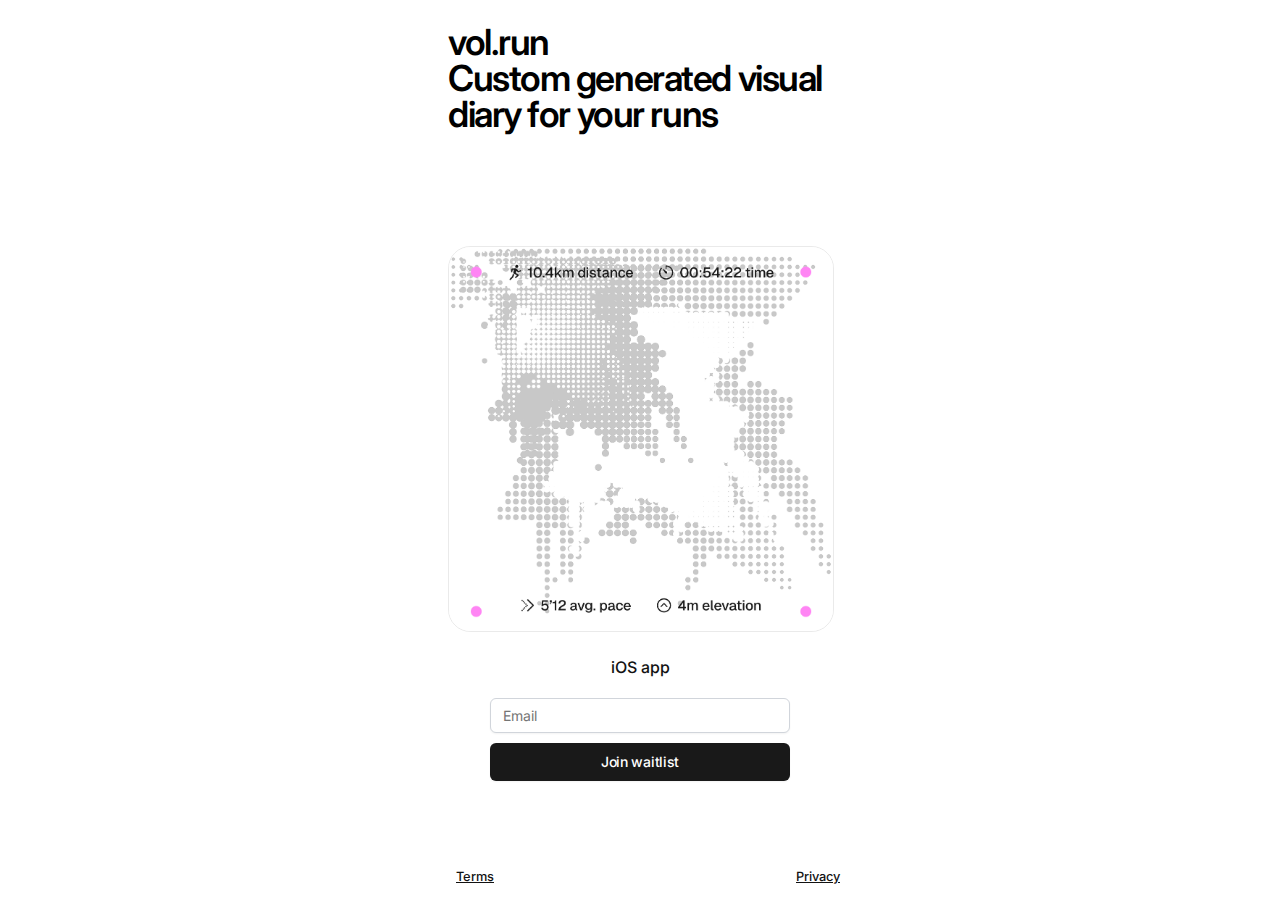
<file: index.html>
<!DOCTYPE html>
<html lang="en">
<head>
    <meta charset="UTF-8">
    <meta name="viewport" content="width=device-width, initial-scale=1.0">
    <link rel="stylesheet" href="landing.css">
    <title>VOL</title>
</head>
<body>
    <div class="all">
        <h1>vol.run<br>Custom generated visual diary for your runs</h1>

        <div class="centre">
            <img src="vol-run-vis.png" alt="vol-run-vis" class="vis">

            <h2>iOS app</h2>

            <div class="form">     
            <style>@import url('https://fonts.googleapis.com/css2?family=Inter&display=swap');</style><div class="newsletter-form-container"><form class="newsletter-form" action="https://app.loops.so/api/newsletter-form/cm7315i0n01s7uwvq7h5wk2z8" method="POST" style="display: flex; flex-direction: column; align-items: center; justify-content: center; width: 100%;"><input class="newsletter-form-input" name="newsletter-form-input" type="email" placeholder="Email" required="" style="font-family: Inter, sans-serif; color: rgb(25, 25, 25); font-size: 14px; margin: 0px 0px 10px; width: 100%; max-width: 300px; min-width: 100px; background: rgb(255, 255, 255); border: 1px solid rgb(209, 213, 219); box-sizing: border-box; box-shadow: rgba(0, 0, 0, 0.05) 0px 1px 2px; border-radius: 6px; padding: 8px 12px;"><button type="submit" class="newsletter-form-button" style="background: rgb(25, 25, 25); font-size: 14px; color: rgb(255, 255, 255); font-family: Inter, sans-serif; display: flex; width: 100%; max-width: 300px; white-space: normal; height: 38px; align-items: center; justify-content: center; flex-direction: row; padding: 9px 17px; box-shadow: rgba(0, 0, 0, 0.05) 0px 1px 2px; border-radius: 6px; text-align: center; font-style: normal; font-weight: 500; line-height: 20px; border: none; cursor: pointer;">Join waitlist</button><button type="button" class="newsletter-loading-button" style="background: rgb(25, 25, 25); font-size: 14px; color: rgb(255, 255, 255); font-family: Inter, sans-serif; display: none; width: 100%; max-width: 300px; white-space: normal; height: 38px; align-items: center; justify-content: center; flex-direction: row; padding: 9px 17px; box-shadow: rgba(0, 0, 0, 0.05) 0px 1px 2px; border-radius: 6px; text-align: center; font-style: normal; font-weight: 500; line-height: 20px; border: none; cursor: pointer;">Please wait...</button></form><div class="newsletter-success" style="display: none; align-items: center; justify-content: center; width: 100%;"><p class="newsletter-success-message" style="font-family: Inter, sans-serif; color: rgb(25, 25, 25); font-size: 14px;">Signed up to waitlist</p></div><div class="newsletter-error" style="display: none; align-items: center; justify-content: center; width: 100%;"><p class="newsletter-error-message" style="font-family: Inter, sans-serif; color: rgb(185, 28, 28); font-size: 14px;">Oops! Something went wrong, please try again</p></div>
            <button 
            class='newsletter-back-button'
            type='button' 
            style='color:#6b7280;font: 14px, Inter, sans-serif;margin:10px auto;text-align:center;display:none;background:transparent;border:none;cursor:pointer'
            onmouseout='this.style.textDecoration="none"' 
            onmouseover='this.style.textDecoration="underline"'>
            &larr; Back
            </button>
            </div><script>
            function submitHandler(event) {
            event.preventDefault();
            var container = event.target.parentNode;
            var form = container.querySelector(".newsletter-form");
            var formInput = container.querySelector(".newsletter-form-input");
            var success = container.querySelector(".newsletter-success");
            var errorContainer = container.querySelector(".newsletter-error");
            var errorMessage = container.querySelector(".newsletter-error-message");
            var backButton = container.querySelector(".newsletter-back-button");
            var submitButton = container.querySelector(".newsletter-form-button");
            var loadingButton = container.querySelector(".newsletter-loading-button");
            

            const rateLimit = () => {
                errorContainer.style.display = "flex";
                errorMessage.innerText = "Too many signups, please try again in a little while";
                submitButton.style.display = "none";
                formInput.style.display = "none";
                backButton.style.display = "block";
            }

            // Compare current time with time of previous sign up
            var time = new Date();
            var timestamp = time.valueOf();
            var previousTimestamp = localStorage.getItem("loops-form-timestamp");

            // If last sign up was less than a minute ago
            // display error
            if (previousTimestamp && Number(previousTimestamp) + 60000 > timestamp) {
                rateLimit();
                return;
            }
            localStorage.setItem("loops-form-timestamp", timestamp);

            submitButton.style.display = "none";
            loadingButton.style.display = "flex";

            var formBody = "userGroup=&mailingLists=&email=" 
                + encodeURIComponent(formInput.value)
                ;

            fetch(event.target.action, {
                method: "POST",
                body: formBody,
                headers: {
                "Content-Type": "application/x-www-form-urlencoded",
                },
            })
                .then((res) => [res.ok, res.json(), res])
                .then(([ok, dataPromise, res]) => {
                if (ok) {
                    // If response successful
                    // display success
                    success.style.display = "flex";
                    form.reset();
                } else {
                    // If response unsuccessful
                    // display error message or response status
                    dataPromise.then(data => {
                    errorContainer.style.display = "flex";
                    errorMessage.innerText = data.message
                        ? data.message
                        : res.statusText;
                    });
                }
                })
                .catch(error => {
                // check for cloudflare error
                if (error.message === "Failed to fetch") {
                    rateLimit();
                    return;
                }
                // If error caught
                // display error message if available
                errorContainer.style.display = "flex";
                if (error.message) errorMessage.innerText = error.message;
                localStorage.setItem("loops-form-timestamp", '');
                })
                .finally(() => {
                formInput.style.display = "none";
                loadingButton.style.display = "none";
                backButton.style.display = "block";
                });
            }
            function resetFormHandler(event) {
            var container = event.target.parentNode;
            var formInput = container.querySelector(".newsletter-form-input");
            var success = container.querySelector(".newsletter-success");
            var errorContainer = container.querySelector(".newsletter-error");
            var errorMessage = container.querySelector(".newsletter-error-message");
            var backButton = container.querySelector(".newsletter-back-button");
            var submitButton = container.querySelector(".newsletter-form-button");

            success.style.display = "none";
            errorContainer.style.display = "none";
            errorMessage.innerText = "Oops! Something went wrong, please try again";
            backButton.style.display = "none";
            formInput.style.display = "flex";
            submitButton.style.display = "flex";
            }

            var formContainers = document.getElementsByClassName(
            "newsletter-form-container"
            );

            for (var i = 0; i < formContainers.length; i++) {
            var formContainer = formContainers[i]
            var handlersAdded = formContainer.classList.contains('newsletter-handlers-added')
            if (handlersAdded) continue;
            formContainer
                .querySelector(".newsletter-form")
                .addEventListener("submit", submitHandler);
            formContainer
                .querySelector(".newsletter-back-button")
                .addEventListener("click", resetFormHandler);
            formContainer.classList.add("newsletter-handlers-added");
            }
            </script>

            </div>
     </div>


     <div class="footer">
        <a href="terms.html">Terms</a>
        <a href="privacy.html">Privacy</a>
    </div>
    </div>
</body>
</html>
</file>
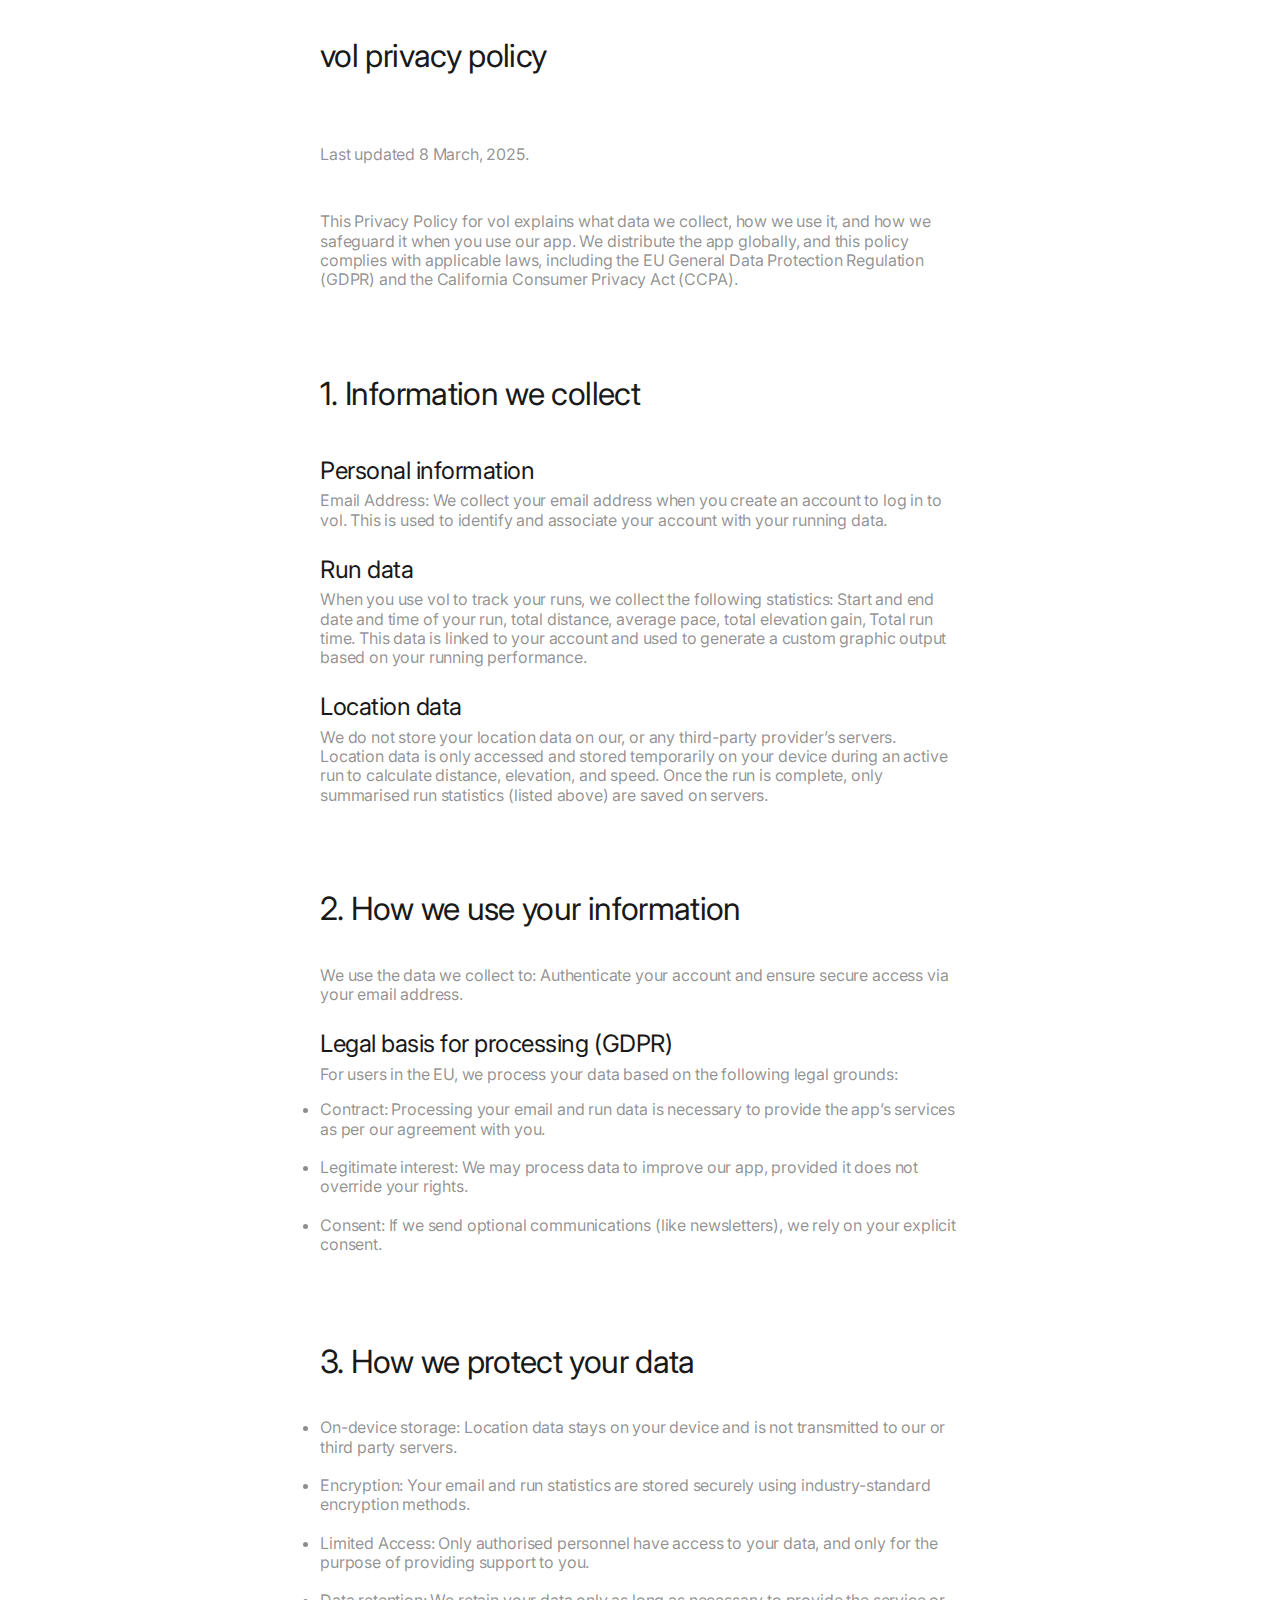
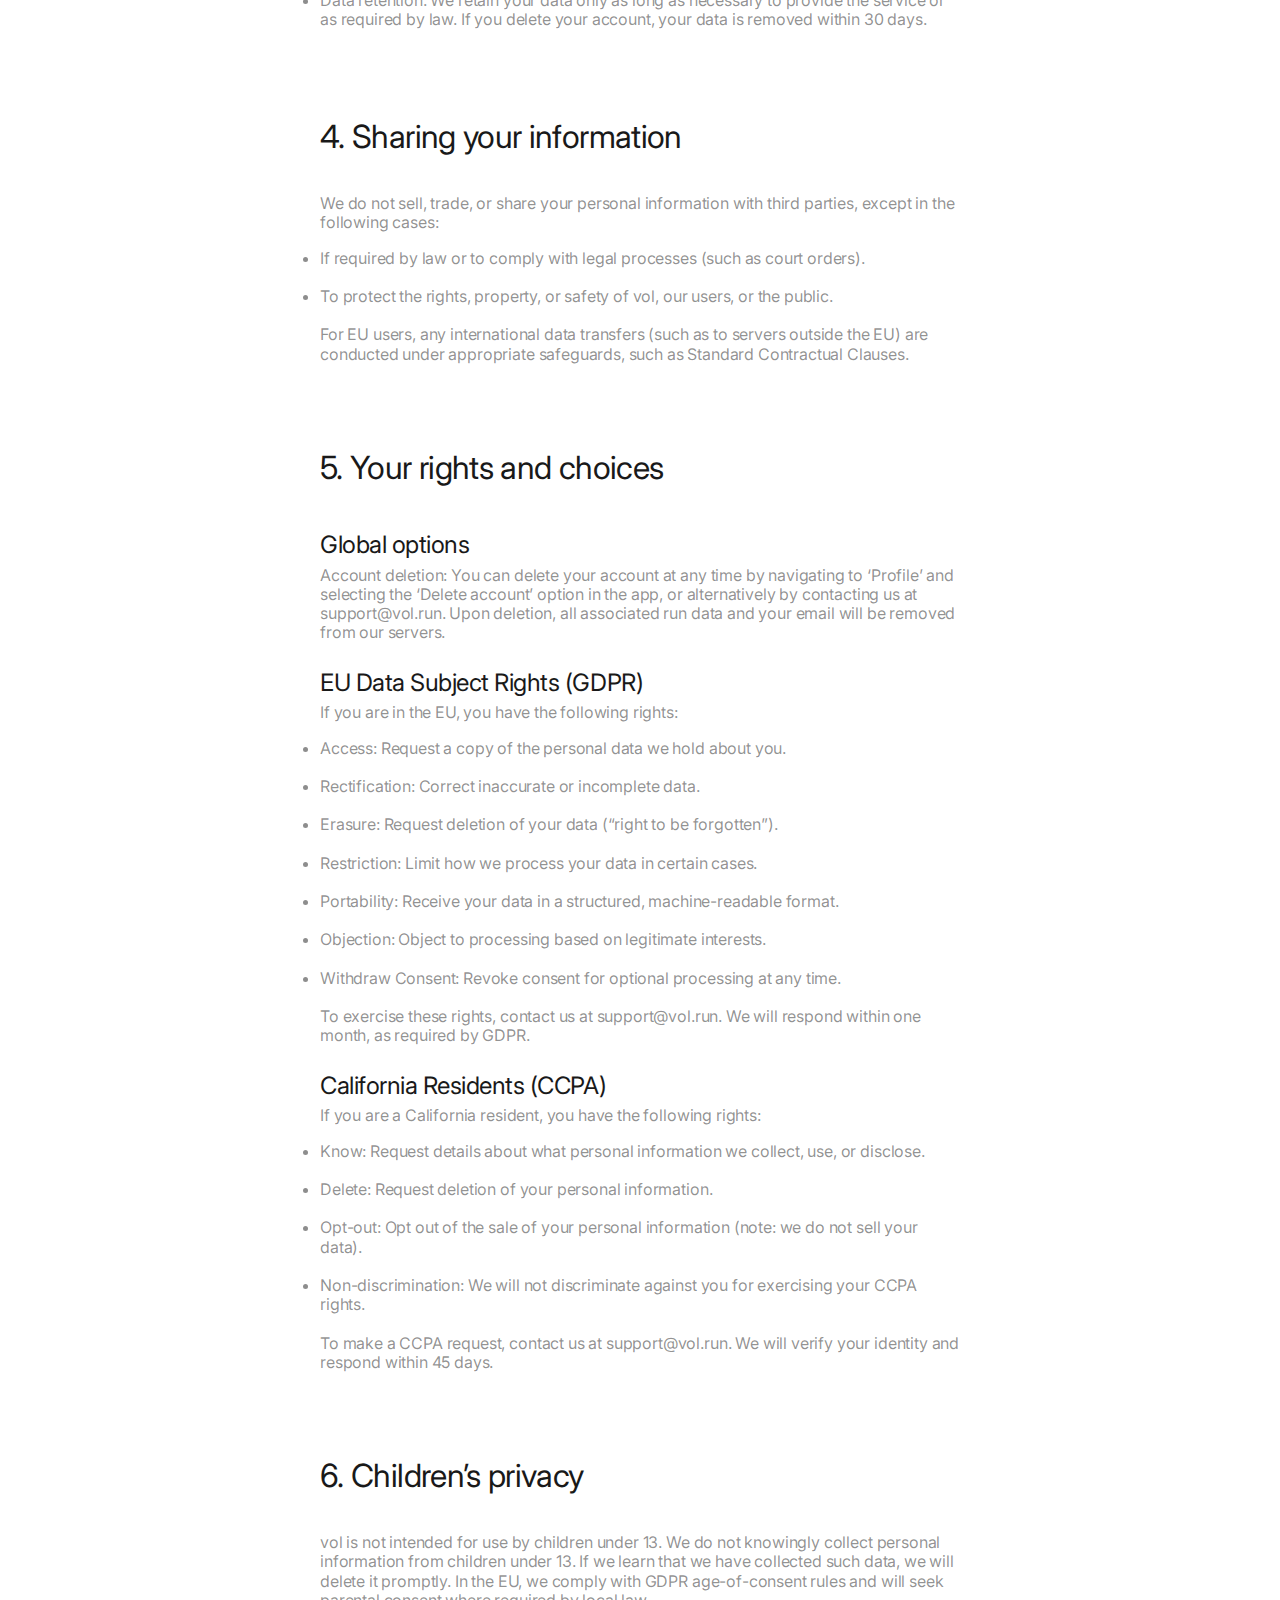
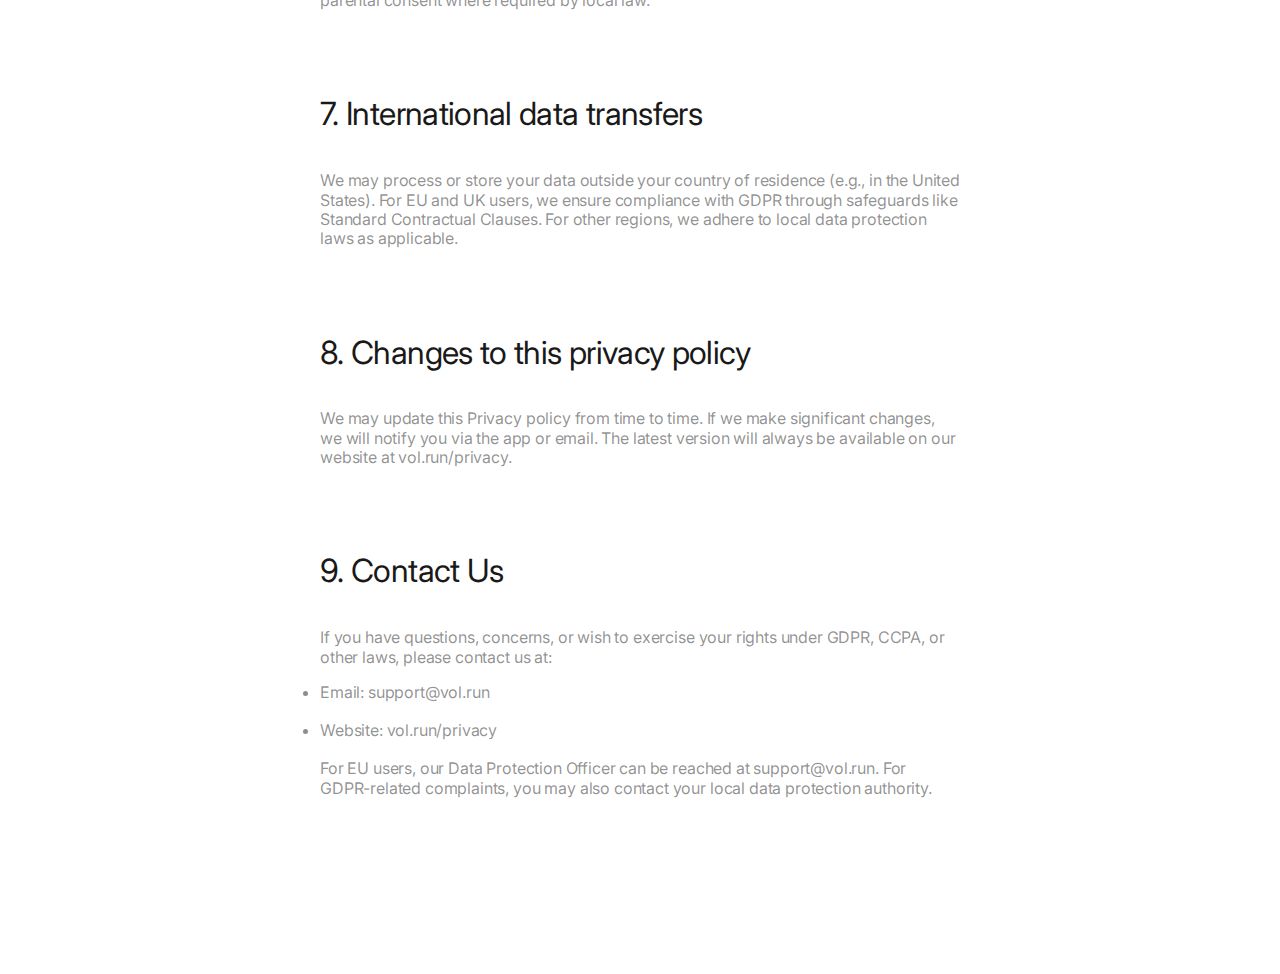
<file: privacy.html>
<!DOCTYPE html>
<html lang="en">
<head>
    <meta charset="UTF-8">
    <meta name="viewport" content="width=device-width, initial-scale=1.0">
    <link rel="stylesheet" href="docs.css">
    <title>Privacy – VOL</title>
</head>
<body>
    <div class="all">
    <h1>vol privacy policy</h1>

    <p>Last updated 8 March, 2025.</p>

    <p>This Privacy Policy for vol explains what data we collect, how we use it, and how we safeguard it when you use our app. We distribute the app globally, and this policy complies with applicable laws, including the EU General Data Protection Regulation (GDPR) and the California Consumer Privacy Act (CCPA).
    </p>

    <div class="section">
        <h1>1. Information we collect</h1>
        
        <h2>Personal information</h2>
        <p>Email Address: We collect your email address when you create an account to log in to vol. This is used to identify and associate your account with your running data.</p>
         
        <h2>Run data</h2>
        <p>When you use vol to track your runs, we collect the following statistics: Start and end date and time of your run, total distance, average pace, total elevation gain, Total run time. This data is linked to your account and used to generate a custom graphic output based on your running performance.</p>
        
        <h2>Location data</h2>
         <p>We do not store your location data on our, or any third-party provider’s servers. Location data is only accessed and stored temporarily on your device during an active run to calculate distance, elevation, and speed. Once the run is complete, only summarised run statistics (listed above) are saved on servers.</p>
        
    </div>


    <div class="section">
        <h1>2. How we use your information</h1>
        <p>We use the data we collect to: Authenticate your account and ensure secure access via your email address.</p>

        <h2>Legal basis for processing (GDPR)</h2>
        <p>For users in the EU, we process your data based on the following legal grounds:</p>

        <li>Contract: Processing your email and run data is necessary to provide the app’s services as per our agreement with you.</li>
        <li>Legitimate interest: We may process data to improve our app, provided it does not override your rights.</li>
        <li>Consent: If we send optional communications (like newsletters), we rely on your explicit consent.</li>
        
    </div>


    <div class="section">
        <h1>3. How we protect your data</h1>
        <li>On-device storage: Location data stays on your device and is not transmitted to our or third party servers.</li>
        <li>Encryption: Your email and run statistics are stored securely using industry-standard encryption methods.</li>
        <li>Limited Access: Only authorised personnel have access to your data, and only for the purpose of providing support to you.</li>
        <li>Data retention: We retain your data only as long as necessary to provide the service or as required by law. If you delete your account, your data is removed within 30 days.</li>
        
    </div>


    <div class="section">
        <h1>4. Sharing your information</h1>
        <p>We do not sell, trade, or share your personal information with third parties, except in the following cases:</p>
        <li>If required by law or to comply with legal processes (such as court orders).</li>        
        <li>To protect the rights, property, or safety of vol, our users, or the public.</li>
        <p>For EU users, any international data transfers (such as to servers outside the EU) are conducted under appropriate safeguards, such as Standard Contractual Clauses.</p>
    </div>


    <div class="section">
        <h1>5. Your rights and choices</h1>
        <h2>Global options</h2>
        <p>Account deletion: You can delete your account at any time by navigating to ‘Profile’ and selecting the ‘Delete account’ option in the app, or alternatively by contacting us at support@vol.run. Upon deletion, all associated run data and your email will be removed from our servers.</p>
        <h2>EU Data Subject Rights (GDPR)</h2>
            <p>If you are in the EU, you have the following rights:</p>
            <li>Access: Request a copy of the personal data we hold about you.</li>
            <li>Rectification: Correct inaccurate or incomplete data.</li>
            <li>Erasure: Request deletion of your data (“right to be forgotten”).</li>
            <li>Restriction: Limit how we process your data in certain cases.</li>
            <li>Portability: Receive your data in a structured, machine-readable format.</li>
            <li>Objection: Object to processing based on legitimate interests.</li>
            <li>Withdraw Consent: Revoke consent for optional processing at any time.</li>
            <p>To exercise these rights, contact us at support@vol.run. We will respond within one month, as required by GDPR.</p>
        <h2>California Residents (CCPA)</h2>
            <p>If you are a California resident, you have the following rights:</p>
            <li>Know: Request details about what personal information we collect, use, or disclose.</li>
            <li>Delete: Request deletion of your personal information.</li>
            <li>Opt-out: Opt out of the sale of your personal information (note: we do not sell your data).</li>
            <li>Non-discrimination: We will not discriminate against you for exercising your CCPA rights.</li>
            <p>To make a CCPA request, contact us at support@vol.run. We will verify your identity and respond within 45 days.</p>
    </div>

    <div class="section">
        <h1>6. Children’s privacy</h1>
        <p>vol is not intended for use by children under 13. We do not knowingly collect personal information from children under 13. If we learn that we have collected such data, we will delete it promptly. In the EU, we comply with GDPR age-of-consent rules and will seek parental consent where required by local law.</p>
    </div>

    <div class="section">
        <h1>7. International data transfers</h1>
        <p>We may process or store your data outside your country of residence (e.g., in the United States). For EU and UK users, we ensure compliance with GDPR through safeguards like Standard Contractual Clauses. For other regions, we adhere to local data protection laws as applicable.</p>
    </div>

    <div class="section">
        <h1>8. Changes to this privacy policy</h1>
        <p>We may update this Privacy policy from time to time. If we make significant changes, we will notify you via the app or email. The latest version will always be available on our website at vol.run/privacy.</p>
    </div>

    <div class="section">
        <h1>9. Contact Us</h1>
        <p>If you have questions, concerns, or wish to exercise your rights under GDPR, CCPA, or other laws, please contact us at:</p>
        <li>Email: support@vol.run</li>
        <li>Website: vol.run/privacy</li>
        <p>For EU users, our Data Protection Officer can be reached at support@vol.run. For GDPR-related complaints, you may also contact your local data protection authority.</p>
    </div>

   







    </div>
</body>
</html>
</file>
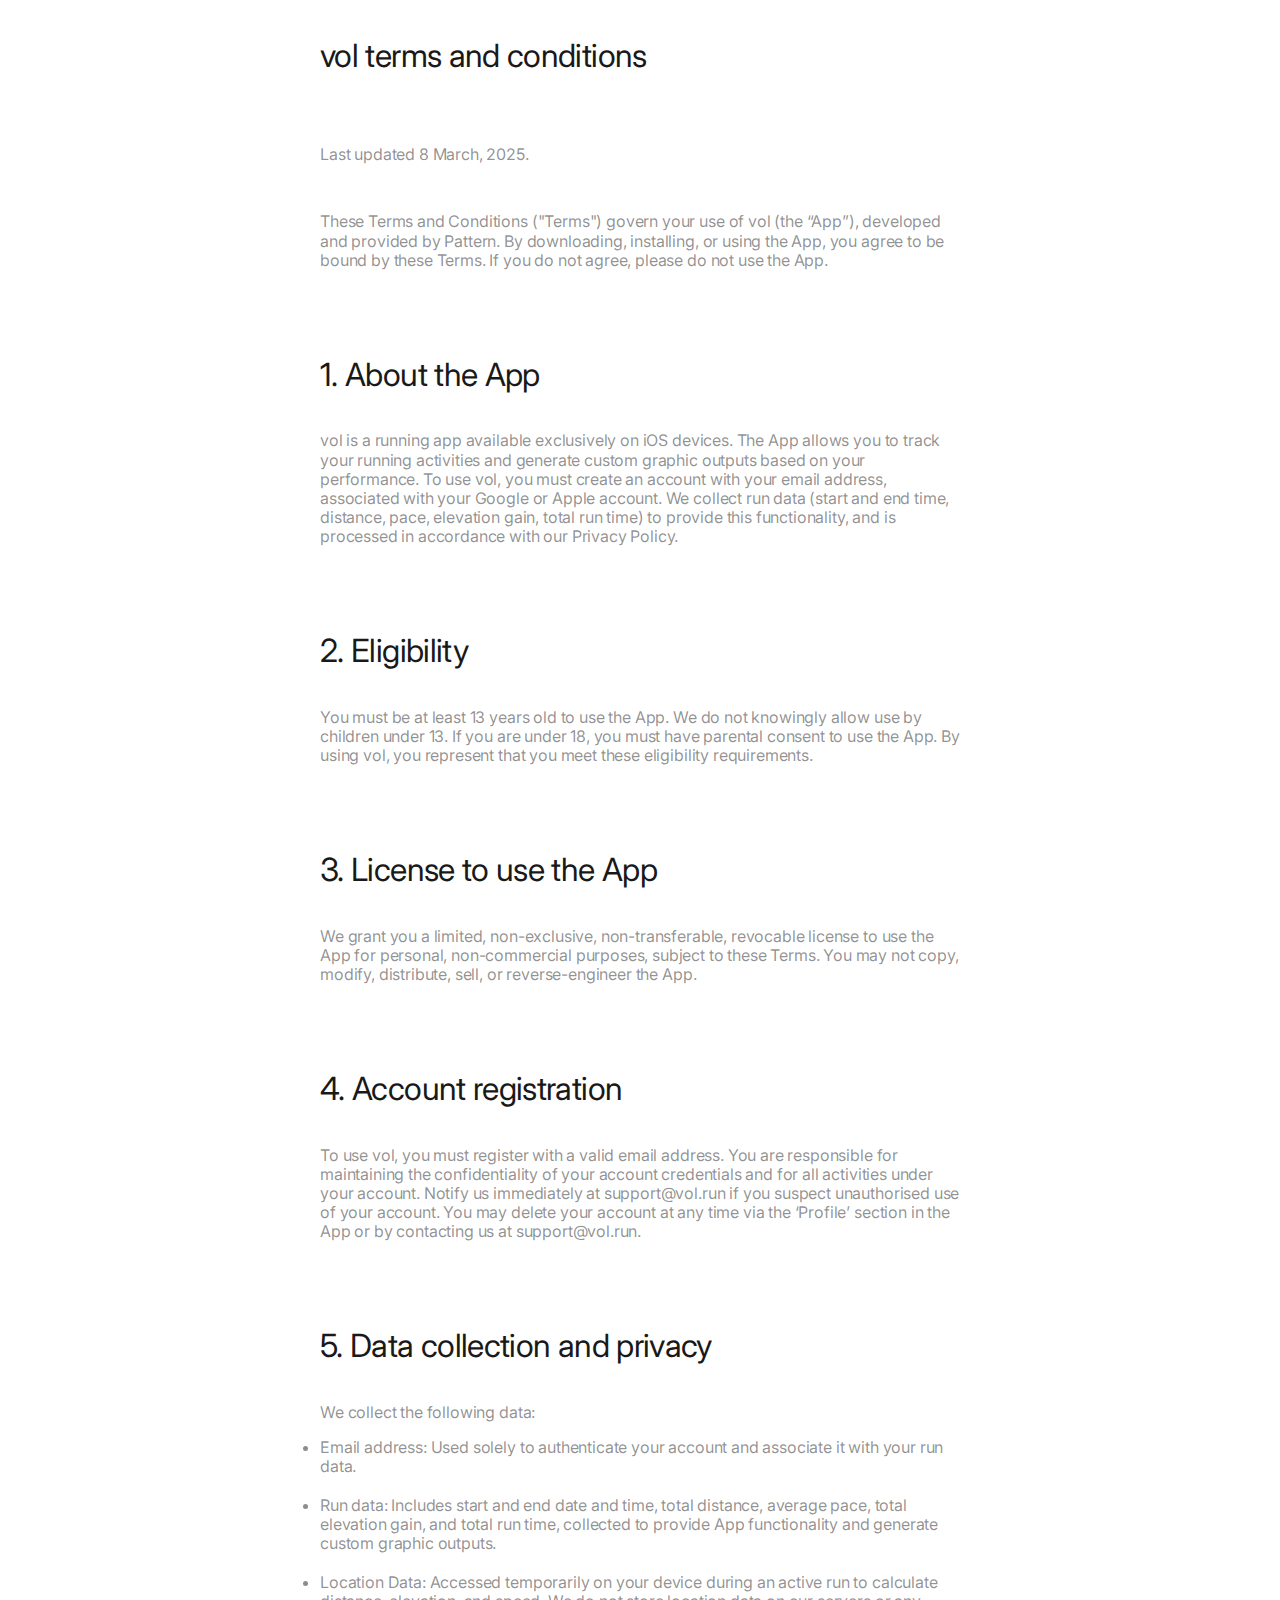
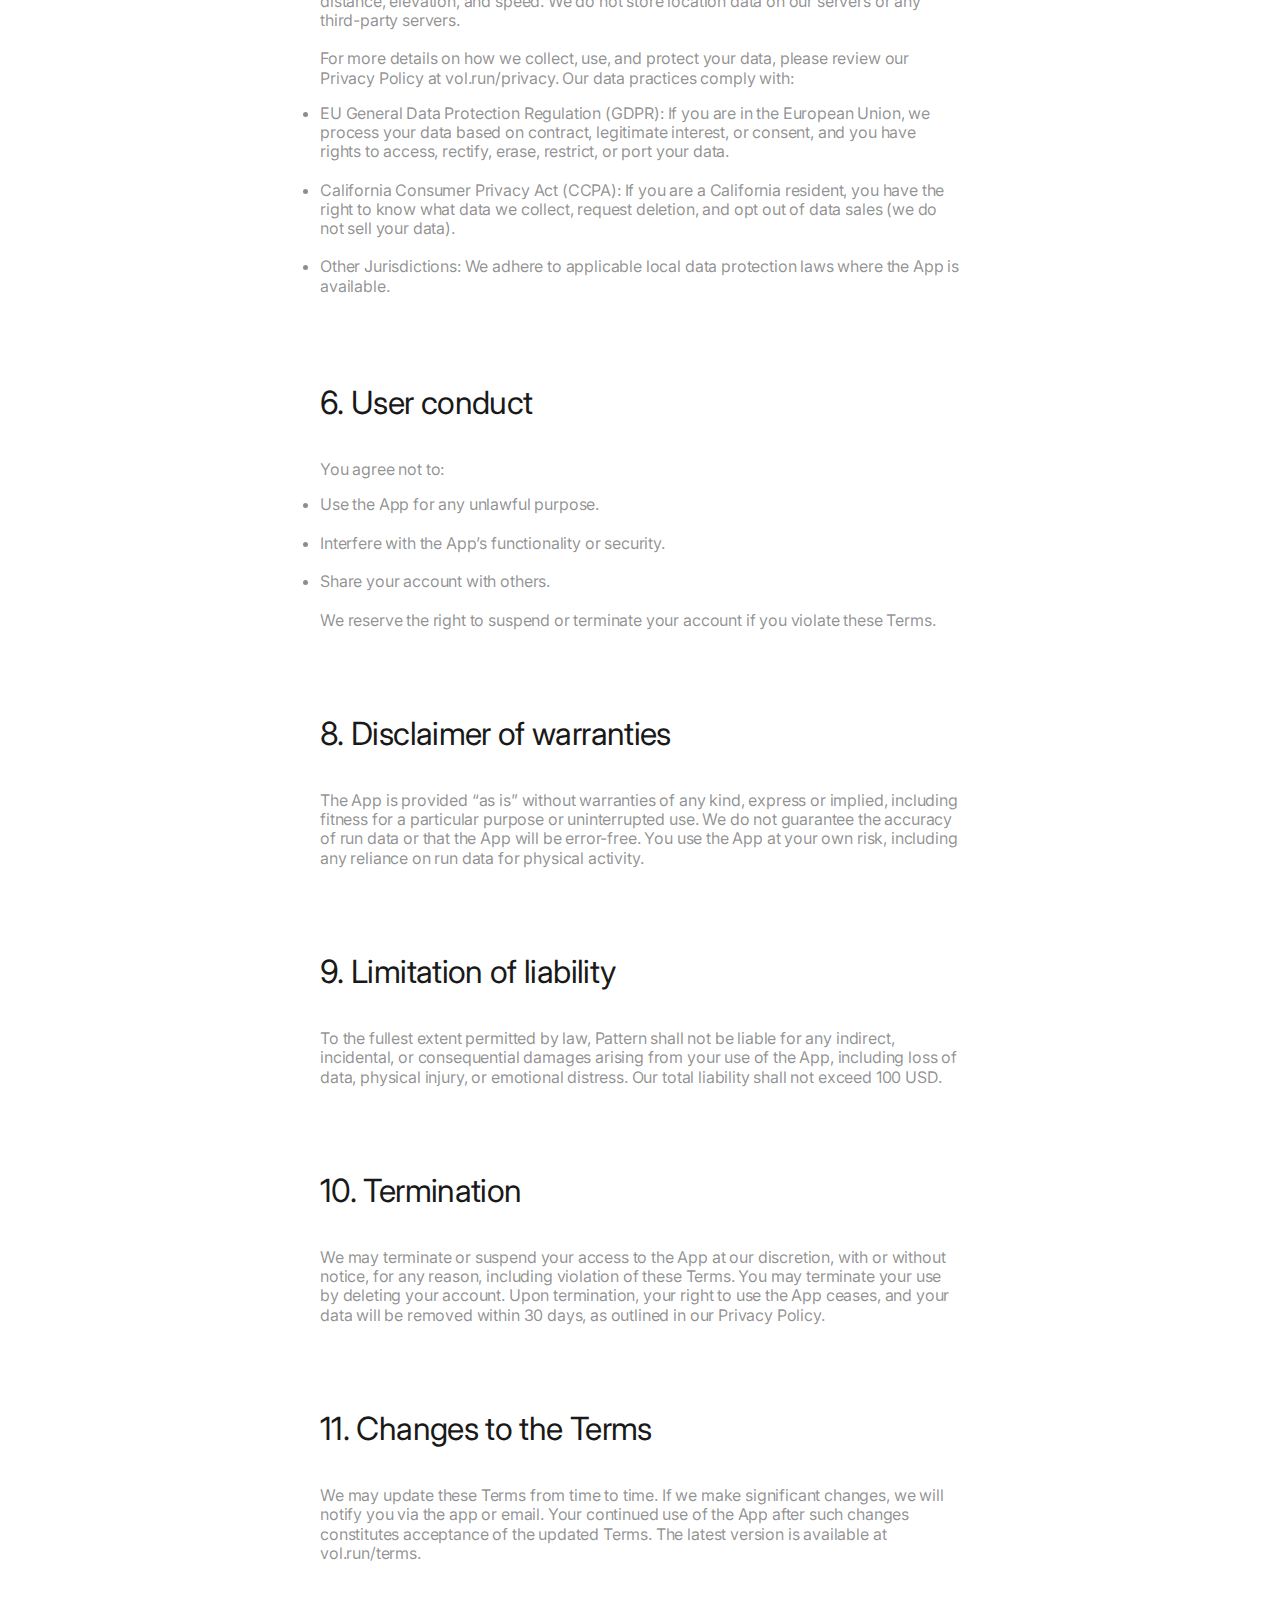
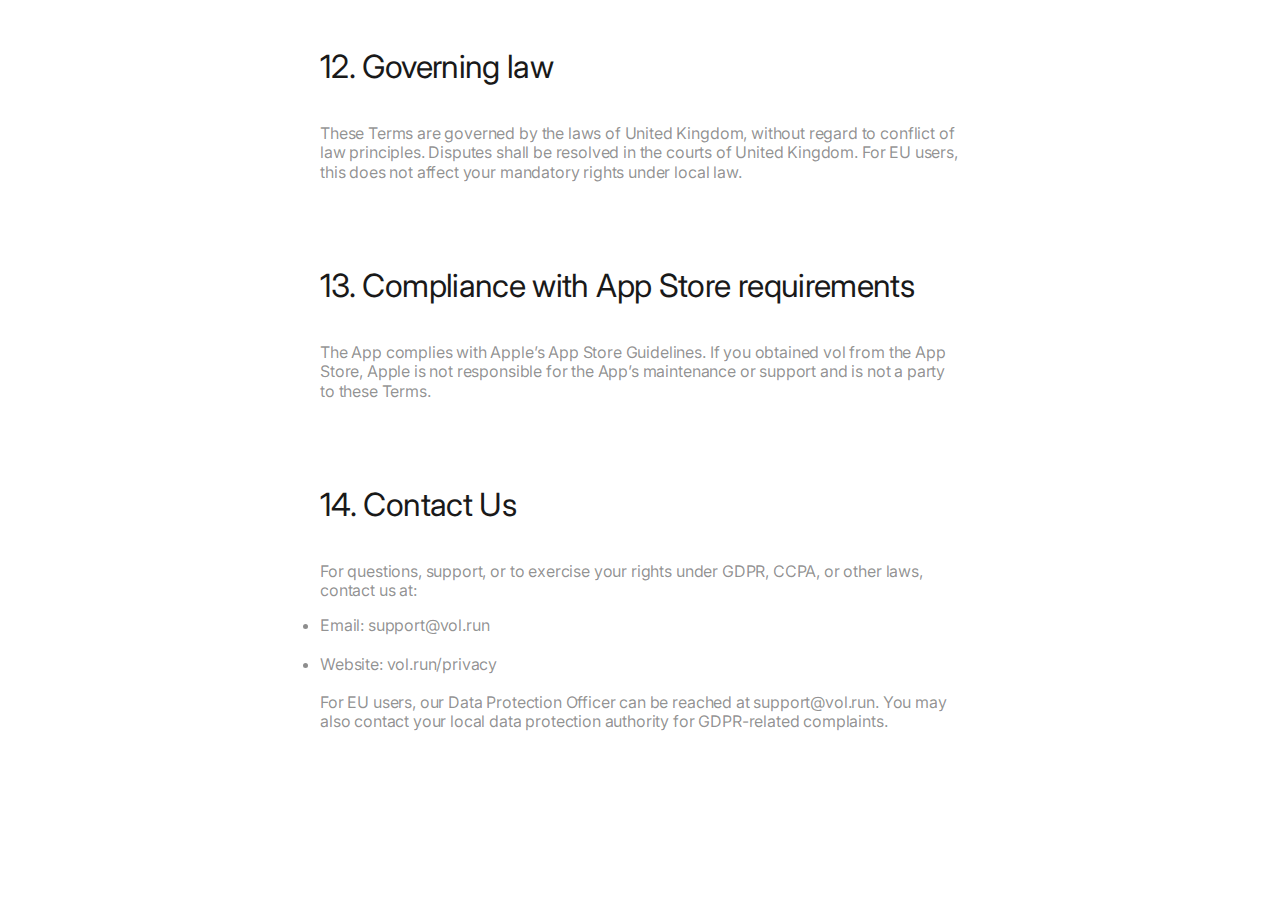
<file: terms.html>
<!DOCTYPE html>
<html lang="en">
<head>
    <meta charset="UTF-8">
    <meta name="viewport" content="width=device-width, initial-scale=1.0">
    <link rel="stylesheet" href="docs.css">
    <title>Terms and Conditions – VOL</title>
</head>
<body>
    <div class="all">
    <h1>vol terms and conditions</h1>

    <p>Last updated 8 March, 2025.</p>

    <p>These Terms and Conditions ("Terms") govern your use of vol (the “App”), developed and provided by Pattern. By downloading, installing, or using the App, you agree to be bound by these Terms. If you do not agree, please do not use the App.</p>

    <div class="section">
        <h1>1. About the App</h1>
        <p>vol is a running app available exclusively on iOS devices. The App allows you to track your running activities and generate custom graphic outputs based on your performance. To use vol, you must create an account with your email address, associated with your Google or Apple account. We collect run data (start and end time, distance, pace, elevation gain, total run time) to provide this functionality, and is processed in accordance with our Privacy Policy.</p>
    </div>


    <div class="section">
        <h1>2. Eligibility</h1>
        <p>You must be at least 13 years old to use the App. We do not knowingly allow use by children under 13. If you are under 18, you must have parental consent to use the App. By using vol, you represent that you meet these eligibility requirements.</p>
    </div>


    <div class="section">
        <h1>3. License to use the App</h1>
        <p>We grant you a limited, non-exclusive, non-transferable, revocable license to use the App for personal, non-commercial purposes, subject to these Terms. You may not copy, modify, distribute, sell, or reverse-engineer the App.</p>
    </div>


    <div class="section">
        <h1>4. Account registration</h1>
        <p>To use vol, you must register with a valid email address. You are responsible for maintaining the confidentiality of your account credentials and for all activities under your account. Notify us immediately at support@vol.run if you suspect unauthorised use of your account. You may delete your account at any time via the ‘Profile’ section in the App or by contacting us at support@vol.run.</p>
    </div>

    <div class="section">
        <h1>5. Data collection and privacy</h1>
        <p>We collect the following data:</p>
        <li>Email address: Used solely to authenticate your account and associate it with your run data.</li>
        <li>Run data: Includes start and end date and time, total distance, average pace, total elevation gain, and total run time, collected to provide App functionality and generate custom graphic outputs.</li>
        <li>Location Data: Accessed temporarily on your device during an active run to calculate distance, elevation, and speed. We do not store location data on our servers or any third-party servers.</li>

        <p>For more details on how we collect, use, and protect your data, please review our Privacy Policy at vol.run/privacy. Our data practices comply with:</p>
        <li>EU General Data Protection Regulation (GDPR): If you are in the European Union, we process your data based on contract, legitimate interest, or consent, and you have rights to access, rectify, erase, restrict, or port your data.</li>
        <li>California Consumer Privacy Act (CCPA): If you are a California resident, you have the right to know what data we collect, request deletion, and opt out of data sales (we do not sell your data).</li>
        <li>Other Jurisdictions: We adhere to applicable local data protection laws where the App is available.</li>
    </div>


    <div class="section">
        <h1>6. User conduct</h1>
        <p>You agree not to:</p>
        <li>Use the App for any unlawful purpose.</li>
        <li>Interfere with the App’s functionality or security.</li>
        <li>Share your account with others.</li>
        <p>We reserve the right to suspend or terminate your account if you violate these Terms.</p>
    </div>

    <div class="section">
        <h1>8. Disclaimer of warranties</h1>
        <p>The App is provided “as is” without warranties of any kind, express or implied, including fitness for a particular purpose or uninterrupted use. We do not guarantee the accuracy of run data or that the App will be error-free. You use the App at your own risk, including any reliance on run data for physical activity.</p>
    </div>

    <div class="section">
        <h1>9. Limitation of liability</h1>
        <p>To the fullest extent permitted by law, Pattern shall not be liable for any indirect, incidental, or consequential damages arising from your use of the App, including loss of data, physical injury, or emotional distress. Our total liability shall not exceed 100 USD.</p>
    </div>

    <div class="section">
        <h1>10. Termination</h1>
        <p>We may terminate or suspend your access to the App at our discretion, with or without notice, for any reason, including violation of these Terms. You may terminate your use by deleting your account. Upon termination, your right to use the App ceases, and your data will be removed within 30 days, as outlined in our Privacy Policy.</p>
    </div>

    <div class="section">
        <h1>11. Changes to the Terms</h1>
        <p>We may update these Terms from time to time. If we make significant changes, we will notify you via the app or email. Your continued use of the App after such changes constitutes acceptance of the updated Terms. The latest version is available at vol.run/terms.</p>
    </div>

    <div class="section">
        <h1>12. Governing law</h1>
        <p>These Terms are governed by the laws of United Kingdom, without regard to conflict of law principles. Disputes shall be resolved in the courts of United Kingdom. For EU users, this does not affect your mandatory rights under local law.</p>
    </div>

    <div class="section">
        <h1>13. Compliance with App Store requirements</h1>
        <p>The App complies with Apple’s App Store Guidelines. If you obtained vol from the App Store, Apple is not responsible for the App’s maintenance or support and is not a party to these Terms.</p>
    </div>

    <div class="section">
        <h1>14. Contact Us</h1>
        <p>For questions, support, or to exercise your rights under GDPR, CCPA, or other laws, contact us at:</p>
        <li>Email: support@vol.run</li>
        <li>Website: vol.run/privacy</li>
        <p>For EU users, our Data Protection Officer can be reached at support@vol.run. You may also contact your local data protection authority for GDPR-related complaints.</p>
    </div>



   
    

   







    </div>
</body>
</html>
</file>
<file: landing.css>
@font-face {
    font-family: 'inter';
    src: url('inter-variable.ttf');
    font-weight: 100 900; /* Range from Thin (100) to Black (900) */
    font-style: normal; /* Normal style */
}

body {
    margin: 0;
    padding: 0;
    background-color: white;
    display: flex;
    flex-direction: column;
    align-items: center;
}

.all {
    height: 100vh;
    width: 30%;
    display: flex;
    flex-direction: column;
    align-items: center;
    justify-content: space-between;
    gap: auto;
    
}

.footer {
    width: 100%;
    display: flex;
    justify-content: space-between;
    align-items: center;
    align-self: stretch;
    margin-bottom: 1em;
    margin-right: 0.5em;
    margin-left: 0.5em;
}

h1 {
    font-family: 'inter';
    font-size: 36px;
    line-height: 36px;
    font-weight: 600;
    letter-spacing: -0.04em;
}

h2 {
    color: #121212;
    text-align: center;
    font-family: Inter;
    font-size: 16px;
    font-style: normal;
    font-weight: 500;
    line-height: 36px;
}

p {
    color: #121212;
    text-align: center;
    font-family: Inter;
    font-size: 0.8em;
    font-style: normal;
    font-weight: 500;
    line-height: 1em;
}

a {
    color: #121212;
    text-align: center;
    font-family: Inter;
    font-size: 0.8em;
    font-style: normal;
    font-weight: 500;
    line-height: 1em;
}

button {
    color: #121212;
    text-align: center;
    font-family: Inter;
    font-size: 16px;
    font-style: normal;
    font-weight: 500;
    line-height: 36px;
    border-radius: 14px;
    letter-spacing: -0.02em;
    background-color: white;
    border: 1px solid #FF85F4;
    padding-left: 2em;
    padding-right: 2em;
    cursor: pointer;
}

.vis {
    width: 100%;
    border-radius: 1.4em;
    border: 1px solid rgba(46, 46, 46, 0.10);
}

@media (max-width: 768px) {


.all {
    width: 90%;
}

    .centre {
        width: 90%;
        margin-left: 0.5em;
        margin-right: 0.5em;
        display: flex;
    flex-direction: column;
    align-items: center;
    justify-content: space-between;
    gap: auto;
    }


    .vis {
        width: 80%;
        border-radius: 1.4em;
        border: 1px solid rgba(46, 46, 46, 0.10);
    }

}
</file>
<file: docs.css>
@font-face {
    font-family: 'inter';
    src: url('inter-variable.ttf');
    font-weight: 100 900; /* Range from Thin (100) to Black (900) */
    font-style: normal; /* Normal style */
}

body {
    margin: 0;
    padding: 0;
    background-color: white;
    display: flex;
    flex-direction: column;
    align-items: center;
}

.all {
    width: 50%;
    display: flex;
    flex-direction: column;
    align-items: left;
    justify-content: flex-start;
    gap: 2em;
    margin-bottom: 10em;

}

.section {
    gap: 1em;
}

.sub-section {
    gap: 0em;
}

h1 {
    font-family: 'inter';
    font-size: 2em;
    line-height: 2.2em;
    font-weight: 400;
    letter-spacing: -0.02em;
    color: #191919;
}

h2 {
    font-family: 'inter';
    font-size: 1.5em;
    line-height: 1.7em;
    font-weight: 400;
    letter-spacing: -0.02em;
    color: #191919;
    margin-bottom: 0;
    padding-bottom: 0;
}

p {
    font-family: 'inter';
    font-size: 1em;
    line-height: 1.2em;
    font-weight: 400;
    letter-spacing: -0.01em;
    color: #1919197e;
    margin-top: 0;
    padding-top: 0;
}

li {
    font-family: 'inter';
    font-size: 1em;
    line-height: 1.2em;
    font-weight: 400;
    letter-spacing: -0.01em;
    color: #1919197e;
    margin-top: 0;
    padding-top: 0;
    padding-bottom: 1.2em;
}

@media (max-width: 768px) {


.all {
    width: 90%;
}

    .centre {
        width: 90%;
        margin-left: 0.5em;
        margin-right: 0.5em;
        display: flex;
    flex-direction: column;
    align-items: center;
    justify-content: space-between;
    gap: auto;
    }


    .vis {
        width: 80%;
        border-radius: 1.4em;
        border: 1px solid rgba(46, 46, 46, 0.10);
    }

}
</file>
